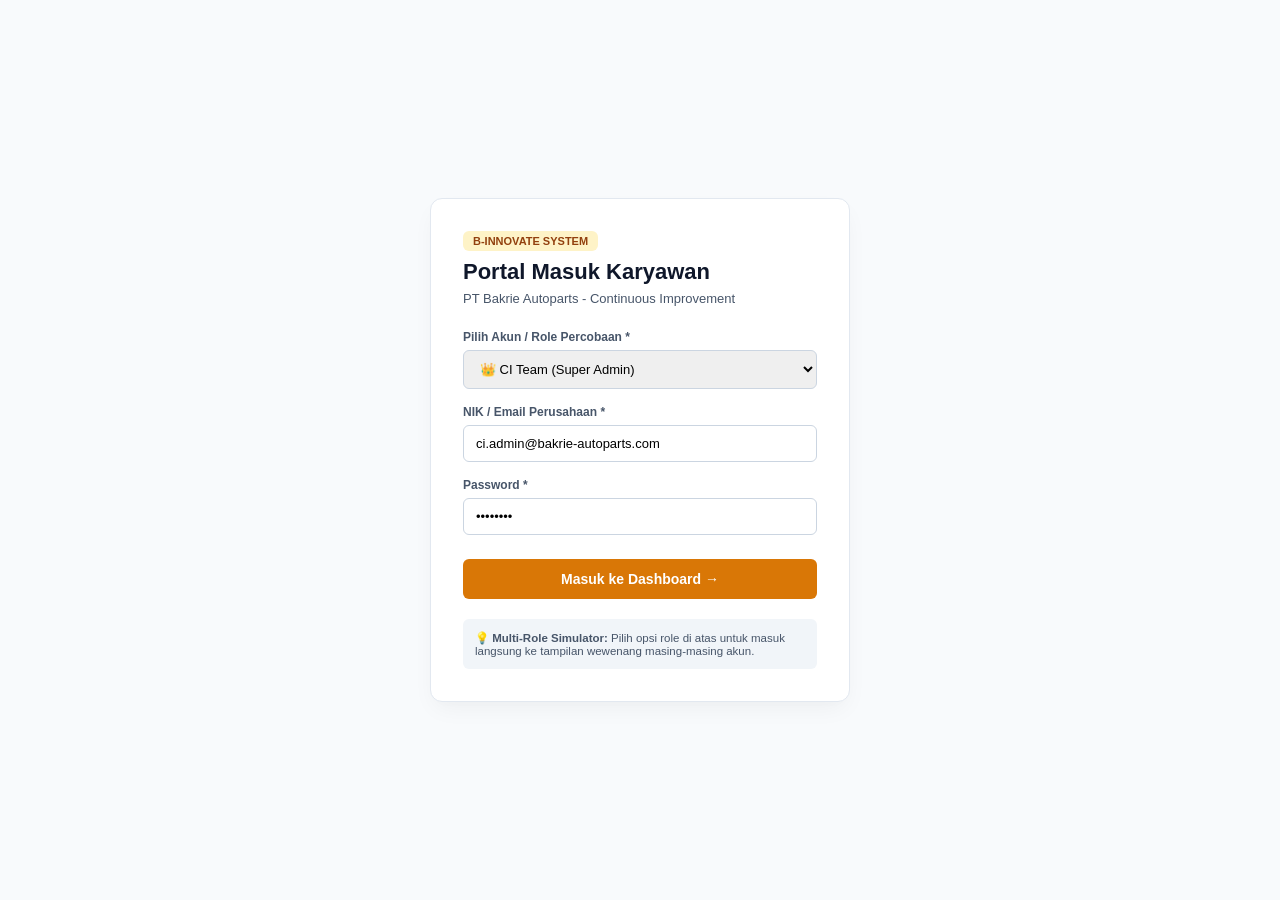
<file: Login.html>
<!doctype html>
<html lang="id">
  <head>
    <meta charset="UTF-8" />
    <meta name="viewport" content="width=device-width, initial-scale=1.0" />
    <title>Login - B-INNOVATE PT Bakrie Autoparts</title>
    <style>
      :root {
        --primary: #d97706;
        --primary-hover: #b45309;
        --dark: #0f172a;
        --slate: #475569;
        --line: #e2e8f0;
        --bg: #f8fafc;
      }
      * {
        box-sizing: border-box;
        font-family:
          -apple-system, BlinkMacSystemFont, "Segoe UI", Roboto, sans-serif;
      }
      body {
        margin: 0;
        background: var(--bg);
        display: flex;
        align-items: center;
        justify-content: center;
        min-height: 100vh;
      }
      .login-card {
        background: #ffffff;
        width: 100%;
        max-width: 420px;
        padding: 32px;
        border-radius: 12px;
        box-shadow:
          0 10px 25px -5px rgba(0, 0, 0, 0.05),
          0 8px 10px -6px rgba(0, 0, 0, 0.01);
        border: 1px solid var(--line);
      }
      .logo-badge {
        display: inline-block;
        background: #fef3c7;
        color: #92400e;
        padding: 4px 10px;
        border-radius: 6px;
        font-size: 11px;
        font-weight: 700;
        margin-bottom: 8px;
      }
      h2 {
        margin: 0 0 6px 0;
        color: var(--dark);
        font-size: 22px;
      }
      .sub {
        color: var(--slate);
        font-size: 13px;
        margin-bottom: 24px;
      }
      .field {
        margin-bottom: 16px;
        display: flex;
        flex-direction: column;
        gap: 6px;
      }
      label {
        font-size: 12px;
        font-weight: 600;
        color: var(--slate);
      }
      input,
      select {
        width: 100%;
        padding: 10px 12px;
        border: 1px solid #cbd5e1;
        border-radius: 6px;
        font-size: 13px;
        outline: none;
      }
      input:focus,
      select:focus {
        border-color: var(--primary);
        ring: 2px solid #fde68a;
      }
      button.btn-submit {
        width: 100%;
        padding: 12px;
        background: var(--primary);
        color: white;
        border: none;
        border-radius: 6px;
        font-size: 14px;
        font-weight: 600;
        cursor: pointer;
        margin-top: 8px;
        transition: background 0.2s;
      }
      button.btn-submit:hover {
        background: var(--primary-hover);
      }
      .helper-box {
        margin-top: 20px;
        padding: 12px;
        background: #f1f5f9;
        border-radius: 6px;
        font-size: 11.5px;
        color: #475569;
      }
    </style>
  </head>
  <body>
    <div class="login-card">
      <div class="logo-badge">B-INNOVATE SYSTEM</div>
      <h2>Portal Masuk Karyawan</h2>
      <div class="sub">PT Bakrie Autoparts - Continuous Improvement</div>

      <form onsubmit="handleLogin(event)">
        <div class="field">
          <label>Pilih Akun / Role Percobaan *</label>
          <select id="loginRole" required onchange="autoFillCredential()">
            <option value="CI_TEAM">👑 CI Team (Super Admin)</option>
            <option value="PIC">✍️ PIC / Team Leader (Operational)</option>
            <option value="FASILITATOR">
              🧭 Fasilitator Lapangan (Operational)
            </option>
            <option value="MANAGER">👔 Department Manager (Operational)</option>
            <option value="FINANCE">
              💰 Finance Verifier (Financial Directorate)
            </option>
            <option value="MGR_RISK">🛡️ Head of Risk &amp; Compliance</option>
          </select>
        </div>

        <div class="field">
          <label>NIK / Email Perusahaan *</label>
          <input
            type="text"
            id="loginUser"
            value="ci.admin@bakrie-autoparts.com"
            required
          />
        </div>

        <div class="field">
          <label>Password *</label>
          <input type="password" id="loginPass" value="••••••••" required />
        </div>

        <button type="submit" class="btn-submit">
          Masuk ke Dashboard &rarr;
        </button>
      </form>

      <div class="helper-box">
        💡 <b>Multi-Role Simulator:</b> Pilih opsi role di atas untuk masuk
        langsung ke tampilan wewenang masing-masing akun.
      </div>
    </div>

    <script>
      function autoFillCredential() {
        const role = document.getElementById("loginRole").value;
        const userEl = document.getElementById("loginUser");
        const credMap = {
          CI_TEAM: "ci.admin@bakrie-autoparts.com",
          PIC: "pic.operational@bakrie-autoparts.com",
          FASILITATOR: "fasilitator.ops@bakrie-autoparts.com",
          MANAGER: "manager.ops@bakrie-autoparts.com",
          FINANCE: "finance.verifier@bakrie-autoparts.com",
          MGR_RISK: "risk.head@bakrie-autoparts.com",
        };
        userEl.value = credMap[role] || "user@bakrie-autoparts.com";
      }

      function handleLogin(e) {
        e.preventDefault();
        const selectedRole = document.getElementById("loginRole").value;
        // Simpan session pengguna ke browser
        localStorage.setItem("binnovate_user_role", selectedRole);
        // Alihkan ke halaman dashboard utama
        window.location.href = "index.html";
      }
    </script>
  </body>
</html>
</file>
